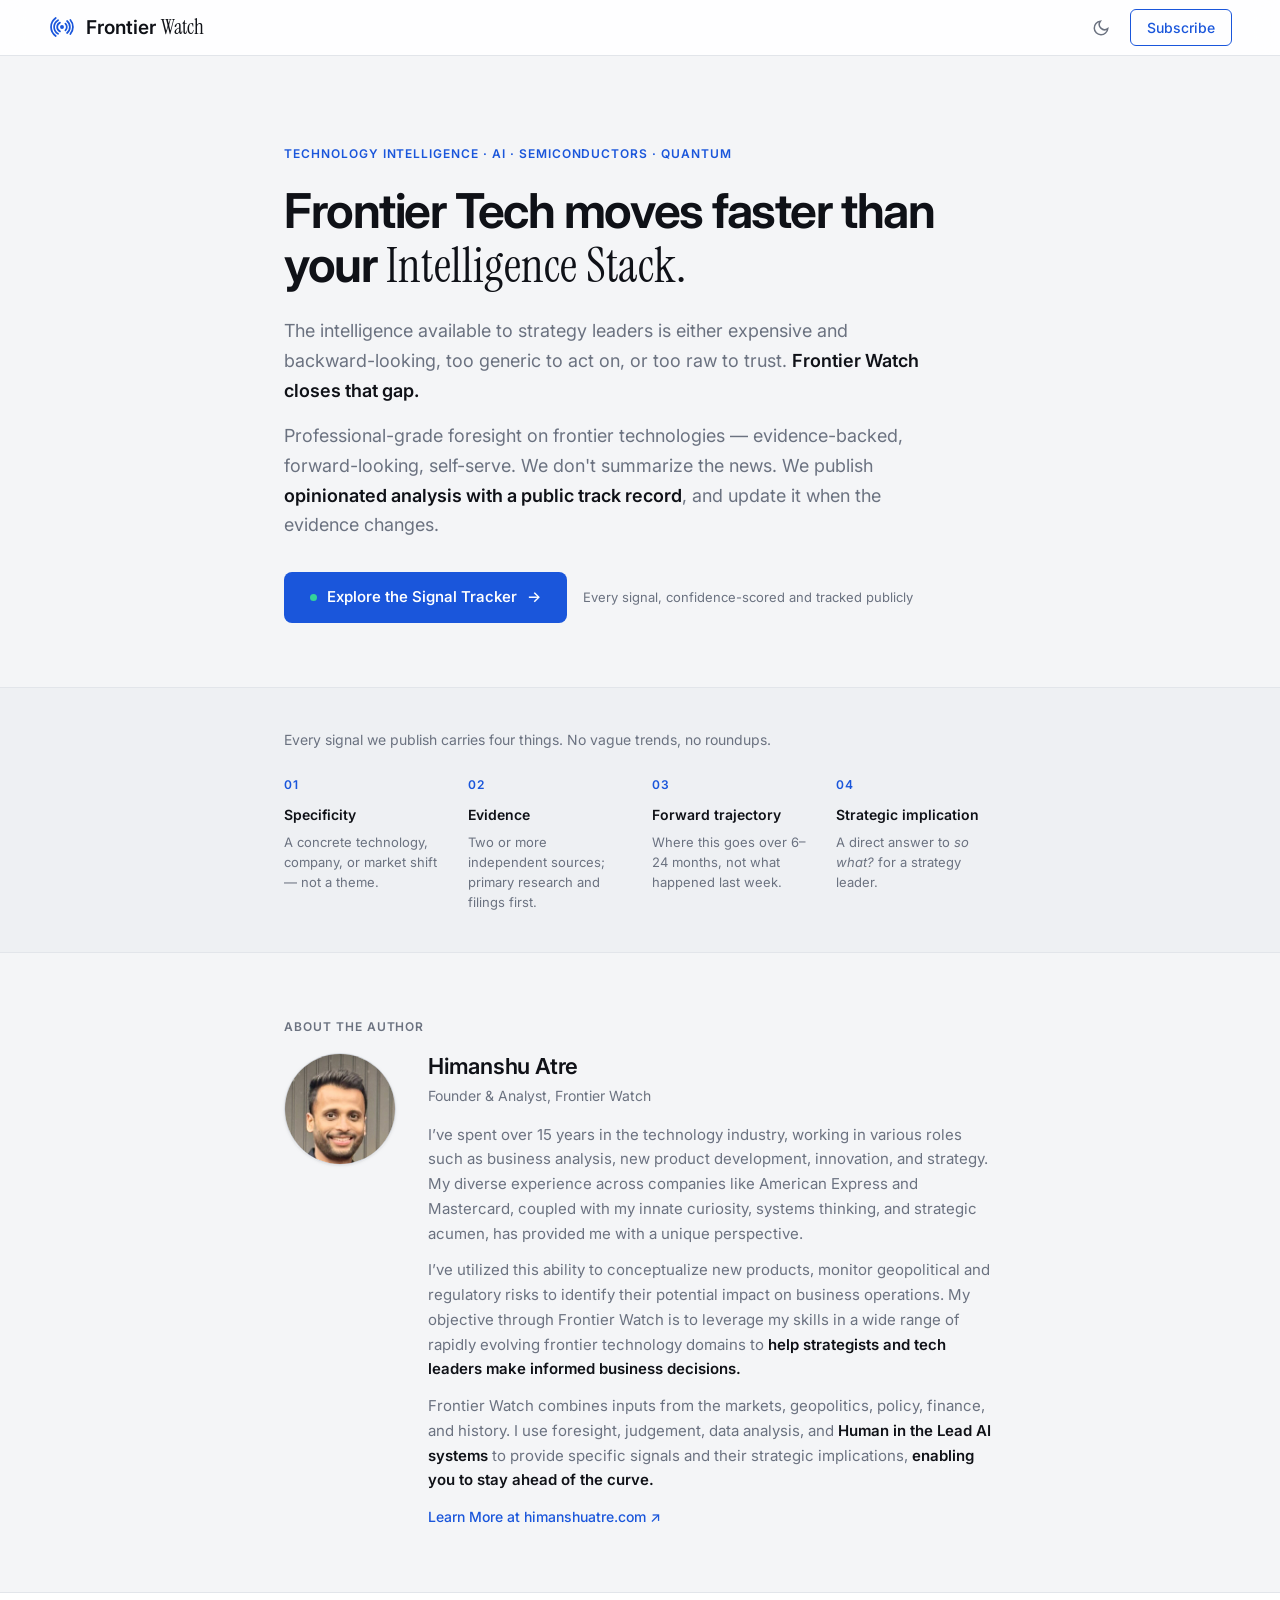
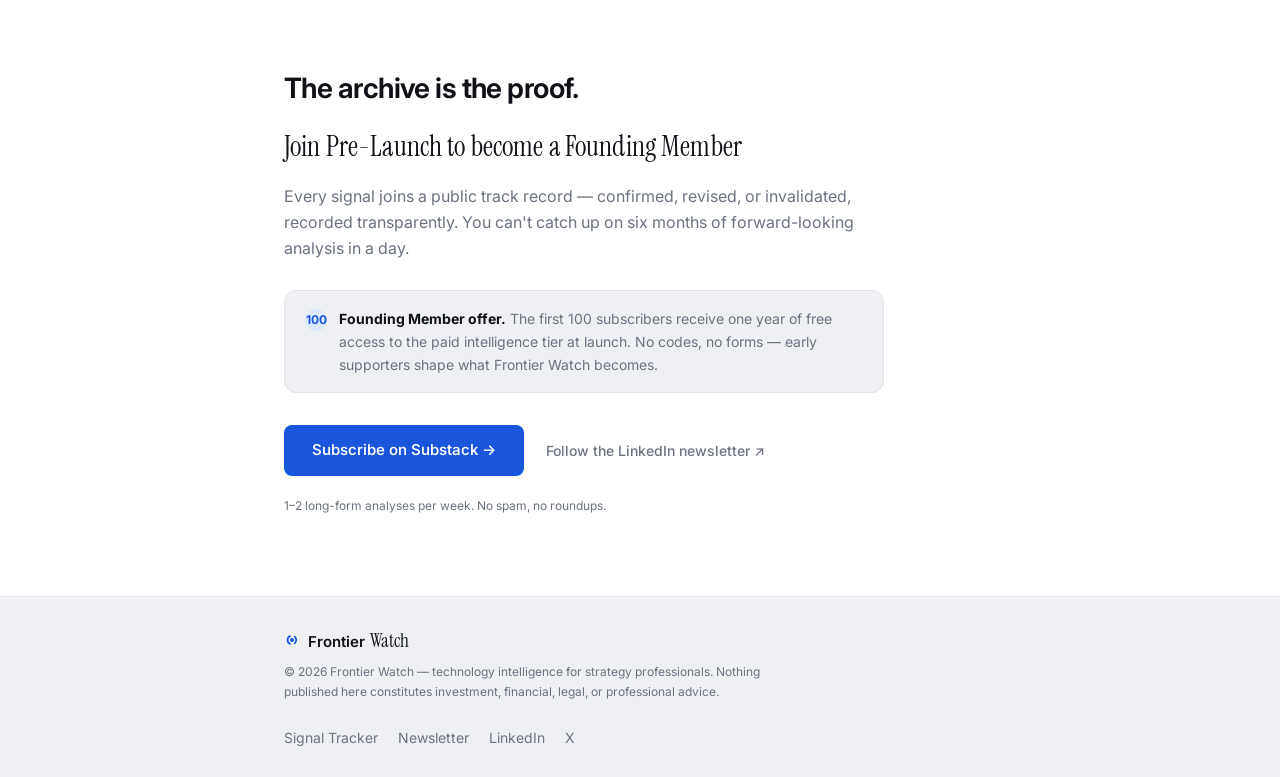
<file: index.html>
<!DOCTYPE html>
<html lang="en" data-theme="light">
<head>
<meta charset="UTF-8">
<meta name="viewport" content="width=device-width, initial-scale=1.0">
<title>Frontier Watch — Technology Intelligence for Strategy Professionals</title>
<meta name="description" content="Professional-grade foresight on frontier technologies — evidence-backed, forward-looking, self-serve. Built for strategy leaders at technology companies.">
<link rel="canonical" href="https://frontierwatch.io/">
<meta property="og:type" content="website">
<meta property="og:site_name" content="Frontier Watch">
<meta property="og:title" content="Frontier Watch — Technology Intelligence for Strategy Professionals">
<meta property="og:description" content="Professional-grade foresight on frontier technologies — evidence-backed, forward-looking, self-serve. Every signal confidence-scored and tracked publicly.">
<meta property="og:url" content="https://frontierwatch.io/">
<meta property="og:image" content="https://frontierwatch.io/assets/og-card.png">
<meta name="twitter:card" content="summary_large_image">
<meta name="twitter:title" content="Frontier Watch — Technology Intelligence for Strategy Professionals">
<meta name="twitter:description" content="Professional-grade foresight on frontier technologies — evidence-backed, forward-looking, self-serve.">
<meta name="twitter:image" content="https://frontierwatch.io/assets/og-card.png">
<link rel="preconnect" href="https://fonts.googleapis.com">
<link rel="preconnect" href="https://fonts.gstatic.com" crossorigin>
<link href="https://fonts.googleapis.com/css2?family=Inter:wght@300..700&family=Instrument+Serif&display=swap" rel="stylesheet">
<link rel="icon" type="image/svg+xml" href="assets/favicon.svg">
<link rel="stylesheet" href="assets/tokens.css">
<style>
  * { box-sizing: border-box; margin: 0; }
  html { scroll-behavior: smooth; }
  body {
    font-family: 'Inter', -apple-system, sans-serif;
    background: var(--color-bg);
    color: var(--color-text);
    line-height: 1.65;
    transition: background 200ms, color 200ms;
  }
  a { color: var(--color-primary); text-decoration: none; }

  /* Header */
  .header {
    position: sticky; top: 0; z-index: 100;
    height: 56px;
    display: flex; align-items: center; justify-content: space-between;
    padding: 0 48px;
    background: color-mix(in srgb, var(--color-surface) 90%, transparent);
    backdrop-filter: blur(12px);
    border-bottom: 1px solid var(--color-divider);
  }
  .wordmark { font-size: 17px; color: var(--color-text); display: flex; align-items: baseline; gap: 5px; }
  .wordmark .fw-1 { font-weight: 600; }
  .wordmark .fw-2 { font-family: 'Instrument Serif', serif; font-style: normal; font-size: 19px; }
  .wordmark .fw-mark { color: var(--color-primary); align-self: center; margin-right: 3px; flex-shrink: 0; }
  .header .wordmark { font-size: 19px; }
  .header .wordmark .fw-2 { font-size: 21px; }
  .header .wordmark .fw-mark { margin-right: 5px; }
  .header-right { display: flex; align-items: center; gap: 16px; }
  .theme-toggle {
    background: none; border: none; cursor: pointer; padding: 4px;
    color: var(--color-text-muted); display: flex; align-items: center;
  }
  .btn-ghost {
    font-size: 14px; font-weight: 500; padding: 6px 16px;
    color: var(--color-primary); border: 1px solid var(--color-primary); border-radius: 6px;
    transition: all 160ms;
  }
  .btn-ghost:hover { background: var(--color-primary); color: #fff; }

  /* Layout */
  .container { max-width: 760px; margin: 0 auto; padding: 0 24px; }

  /* Hero */
  .hero { padding: 88px 0 64px; }
  .micro-label {
    font-size: 12px; font-weight: 600; letter-spacing: 0.08em;
    text-transform: uppercase; color: var(--color-primary);
    display: block; margin-bottom: 20px;
  }
  h1 {
    font-size: clamp(34px, 5.5vw, 48px);
    font-weight: 650; letter-spacing: -0.03em; line-height: 1.12;
    margin-bottom: 24px;
  }
  h1 em { font-family: 'Instrument Serif', serif; font-style: normal; font-weight: 400; letter-spacing: 0.005em; }
  .hero-sub {
    font-size: 18px; color: var(--color-text-muted); max-width: 640px; margin-bottom: 16px;
  }
  .hero-sub strong { color: var(--color-text); font-weight: 600; }

  /* Hero CTA — Signal Tracker */
  .hero-cta { margin-top: 32px; display: flex; align-items: center; gap: 16px; flex-wrap: wrap; }
  .btn-tracker {
    display: inline-flex; align-items: center; gap: 10px;
    background: var(--color-primary); color: #fff;
    font-size: 15px; font-weight: 550;
    padding: 13px 26px; border-radius: var(--radius-md);
    transition: background 160ms, transform 160ms, box-shadow 160ms;
  }
  .btn-tracker:hover {
    background: var(--color-primary-hover);
    transform: translateY(-1px);
    box-shadow: 0 6px 20px color-mix(in srgb, var(--color-primary) 35%, transparent);
  }
  .btn-tracker .arrow { transition: transform 160ms; }
  .btn-tracker:hover .arrow { transform: translateX(3px); }
  .live-dot {
    width: 7px; height: 7px; border-radius: 50%;
    background: #34D399; flex-shrink: 0;
    animation: live-pulse 1.8s ease-in-out infinite;
  }
  @keyframes live-pulse {
    0%, 100% { opacity: 1; }
    50% { opacity: 0.45; }
  }
  .hero-cta-note { font-size: 13px; color: var(--color-text-muted); }

  /* Definition strip */
  .definition {
    border-top: 1px solid var(--color-divider);
    border-bottom: 1px solid var(--color-divider);
    background: var(--color-surface-offset);
  }
  .definition .container { padding-top: 40px; padding-bottom: 40px; }
  .definition-intro { font-size: 14px; color: var(--color-text-muted); margin-bottom: 24px; max-width: 640px; }
  .attrs { display: grid; grid-template-columns: repeat(4, 1fr); gap: 24px; }
  .attr h3 { font-size: 14px; font-weight: 600; margin-bottom: 6px; }
  .attr p { font-size: 13px; color: var(--color-text-muted); line-height: 1.55; }
  .attr .num { font-size: 12px; color: var(--color-primary); font-weight: 600; letter-spacing: 0.06em; display: block; margin-bottom: 8px; }
  @media (max-width: 720px) { .attrs { grid-template-columns: 1fr 1fr; } }
  @media (max-width: 440px) { .attrs { grid-template-columns: 1fr; } }

  /* About the author */
  .about-section { padding: 64px 0; }
  .section-label {
    font-size: 12px; font-weight: 600; letter-spacing: 0.08em;
    text-transform: uppercase; color: var(--color-text-muted); margin-bottom: 16px; display: block;
  }
  .about-wrap { display: flex; gap: 32px; align-items: flex-start; }
  .about-photo {
    width: 112px; height: 112px; border-radius: 50%;
    object-fit: cover; flex-shrink: 0;
    border: 1px solid var(--color-border);
    box-shadow: var(--shadow-sm);
  }
  .about-name { font-size: 22px; font-weight: 600; letter-spacing: -0.01em; line-height: 1.2; }
  .about-role { font-size: 14px; color: var(--color-text-muted); margin: 4px 0 16px; }
  .about-bio p { font-size: 15px; color: var(--color-text-muted); max-width: 620px; margin-bottom: 12px; }
  .about-bio strong { color: var(--color-text); font-weight: 600; }
  .about-links { font-size: 14px; font-weight: 500; margin-top: 4px; display: flex; gap: 20px; flex-wrap: wrap; }
  .about-links a:hover { text-decoration: underline; }
  @media (max-width: 560px) {
    .about-wrap { flex-direction: column; gap: 20px; }
    .about-photo { width: 88px; height: 88px; }
  }

  /* CTA */
  .cta { border-top: 1px solid var(--color-divider); background: var(--color-surface); }
  .cta .container { padding-top: 72px; padding-bottom: 80px; text-align: left; }
  .cta h2 { font-size: 28px; font-weight: 650; letter-spacing: -0.02em; margin-bottom: 12px; }
  .cta h2 em { font-family: 'Instrument Serif', serif; font-style: normal; font-weight: 400; letter-spacing: 0.005em; }
  .cta-sub { font-size: 16px; color: var(--color-text-muted); max-width: 600px; margin-bottom: 28px; }
  .founding {
    display: flex; gap: 12px; align-items: flex-start;
    background: var(--color-surface-offset);
    border: 1px solid var(--color-divider);
    border-radius: var(--radius-lg);
    padding: 16px 20px;
    max-width: 600px;
    margin-bottom: 32px;
    font-size: 14px; color: var(--color-text-muted);
  }
  .founding strong { color: var(--color-text); }
  .founding .marker {
    flex-shrink: 0; margin-top: 2px;
    width: 22px; height: 22px; border-radius: 50%;
    background: var(--color-accent-highlight); color: var(--color-primary);
    display: flex; align-items: center; justify-content: center;
    font-size: 12px; font-weight: 700;
  }
  .cta-buttons { display: flex; gap: 14px; flex-wrap: wrap; align-items: center; }
  .btn-primary {
    display: inline-flex; align-items: center; gap: 8px;
    background: var(--color-primary); color: #fff;
    font-size: 15px; font-weight: 550;
    padding: 13px 28px; border-radius: var(--radius-md);
    transition: background 160ms;
  }
  .btn-primary:hover { background: var(--color-primary-hover); }
  .btn-secondary {
    font-size: 14px; font-weight: 500; color: var(--color-text-muted);
    padding: 12px 8px;
  }
  .btn-secondary:hover { color: var(--color-primary); }
  .cta-note { font-size: 12px; color: var(--color-text-muted); margin-top: 20px; }

  /* Footer */
  footer { border-top: 1px solid var(--color-divider); background: var(--color-surface-offset); }
  footer .container {
    padding-top: 28px; padding-bottom: 28px;
    display: flex; justify-content: space-between; gap: 24px; flex-wrap: wrap;
  }
  .footer-left .wordmark { font-size: 15px; margin-bottom: 6px; }
  .footer-left p { font-size: 12px; color: var(--color-text-muted); max-width: 480px; }
  .footer-links { display: flex; flex-wrap: wrap; gap: 12px 20px; font-size: 14px; }
  .footer-links a { color: var(--color-text-muted); }
  .footer-links a:hover { color: var(--color-primary); }

  @media (max-width: 720px) {
    .header { padding: 0 20px; }
    .hero { padding: 56px 0 48px; }
  }
</style>
</head>
<body>

<header class="header">
  <div class="wordmark">
    <svg class="fw-mark" width="28" height="28" viewBox="0 0 64 64" fill="none" aria-hidden="true"><g stroke="currentColor" stroke-width="4" stroke-linecap="round"><path d="M27.35 41.97 A11 11 0 0 1 27.35 22.03"/><path d="M23 47.59 A18 18 0 0 1 23 16.41"/><path d="M17.66 52.48 A25 25 0 0 1 17.66 11.52"/><path d="M39.78 24.22 A11 11 0 0 1 39.78 39.78"/><path d="M43.57 18.21 A18 18 0 0 1 43.57 45.79"/><path d="M51.15 15.93 A25 25 0 0 1 51.15 48.07"/></g><circle cx="32" cy="32" r="4.5" fill="currentColor"/></svg>
    <span class="fw-1">Frontier</span><span class="fw-2">Watch</span>
  </div>
  <div class="header-right">
    <button class="theme-toggle" id="themeToggle" aria-label="Toggle theme">
      <svg id="themeIcon" width="18" height="18" viewBox="0 0 24 24" fill="none" stroke="currentColor" stroke-width="2" stroke-linecap="round"><path d="M21 12.8A9 9 0 1 1 11.2 3a7 7 0 0 0 9.8 9.8z"/></svg>
    </button>
    <a class="btn-ghost" href="https://frontierwatch.substack.com" target="_blank" rel="noopener">Subscribe</a>
  </div>
</header>

<section class="hero">
  <div class="container">
    <span class="micro-label">Technology Intelligence · AI · Semiconductors · Quantum</span>
    <h1>Frontier Tech moves faster than your <em>Intelligence Stack.</em></h1>
    <p class="hero-sub">The intelligence available to strategy leaders is either expensive and backward-looking, too generic to act on, or too raw to trust. <strong>Frontier Watch closes that gap.</strong></p>
    <p class="hero-sub">Professional-grade foresight on frontier technologies — evidence-backed, forward-looking, self-serve. We don't summarize the news. We publish <strong>opinionated analysis with a public track record</strong>, and update it when the evidence changes.</p>
    <div class="hero-cta">
      <a class="btn-tracker" href="signals/">
        <span class="live-dot"></span>
        Explore the Signal Tracker
        <span class="arrow">→</span>
      </a>
      <span class="hero-cta-note">Every signal, confidence-scored and tracked publicly</span>
    </div>
  </div>
</section>

<section class="definition">
  <div class="container">
    <p class="definition-intro">Every signal we publish carries four things. No vague trends, no roundups.</p>
    <div class="attrs">
      <div class="attr"><span class="num">01</span><h3>Specificity</h3><p>A concrete technology, company, or market shift — not a theme.</p></div>
      <div class="attr"><span class="num">02</span><h3>Evidence</h3><p>Two or more independent sources; primary research and filings first.</p></div>
      <div class="attr"><span class="num">03</span><h3>Forward trajectory</h3><p>Where this goes over 6–24 months, not what happened last week.</p></div>
      <div class="attr"><span class="num">04</span><h3>Strategic implication</h3><p>A direct answer to <em>so what?</em> for a strategy leader.</p></div>
    </div>
  </div>
</section>

<section class="about-section">
  <div class="container">
    <span class="section-label">About the author</span>
    <div class="about-wrap">
      <img class="about-photo" src="assets/himanshu-atre.jpg" alt="Himanshu Atre, founder and analyst of Frontier Watch" width="112" height="112">
      <div>
        <h2 class="about-name">Himanshu Atre</h2>
        <p class="about-role">Founder &amp; Analyst, Frontier Watch</p>
        <div class="about-bio">
          <p>I’ve spent over 15 years in the technology industry, working in various roles such as business analysis, new product development, innovation, and strategy. My diverse experience across companies like American Express and Mastercard, coupled with my innate curiosity, systems thinking, and strategic acumen, has provided me with a unique perspective.</p>
          <p>I’ve utilized this ability to conceptualize new products, monitor geopolitical and regulatory risks to identify their potential impact on business operations. My objective through Frontier Watch is to leverage my skills in a wide range of rapidly evolving frontier technology domains to <strong>help strategists and tech leaders make informed business decisions.</strong></p>
          <p>Frontier Watch combines inputs from the markets, geopolitics, policy, finance, and history. I use foresight, judgement, data analysis, and <strong>Human in the Lead AI systems</strong> to provide specific signals and their strategic implications, <strong>enabling you to stay ahead of the curve.</strong></p>
        </div>
        <div class="about-links">
          <a href="https://himanshuatre.com" target="_blank" rel="noopener">Learn More at himanshuatre.com ↗</a>
        </div>
      </div>
    </div>
  </div>
</section>

<section class="cta">
  <div class="container">
    <h2>The archive is the proof.</h2>
    <h2> <em>Join Pre-Launch to become a Founding Member</em></h2>
    <p class="cta-sub">Every signal joins a public track record — confirmed, revised, or invalidated, recorded transparently. You can't catch up on six months of forward-looking analysis in a day.</p>
    <div class="founding">
      <span class="marker">100</span>
      <div><strong>Founding Member offer.</strong> The first 100 subscribers receive one year of free access to the paid intelligence tier at launch. No codes, no forms — early supporters shape what Frontier Watch becomes.</div>
    </div>
    <div class="cta-buttons">
      <a class="btn-primary" href="https://frontierwatch.substack.com" target="_blank" rel="noopener">Subscribe on Substack →</a>
      <a class="btn-secondary" href="https://www.linkedin.com/build-relation/newsletter-follow?entityUrn=7248378826097901568" target="_blank" rel="noopener">Follow the LinkedIn newsletter ↗</a>
    </div>
    <p class="cta-note">1–2 long-form analyses per week. No spam, no roundups.</p>
  </div>
</section>

<footer>
  <div class="container">
    <div class="footer-left">
      <div class="wordmark">
        <svg class="fw-mark" width="16" height="16" viewBox="0 0 64 64" fill="none" aria-hidden="true"><g stroke="currentColor" stroke-width="7" stroke-linecap="round"><path d="M23.9 47.6 A17.5 17.5 0 0 1 23.9 16.4"/><path d="M42.5 18.7 A17.5 17.5 0 0 1 42.5 45.3"/></g><circle cx="32" cy="32" r="8" fill="currentColor"/></svg>
        <span class="fw-1">Frontier</span><span class="fw-2">Watch</span>
      </div>
      <p>&copy; 2026 Frontier Watch — technology intelligence for strategy professionals. Nothing published here constitutes investment, financial, legal, or professional advice.</p>
    </div>
    <div class="footer-links">
      <a href="signals/">Signal Tracker</a>
      <a href="https://frontierwatch.substack.com" target="_blank" rel="noopener">Newsletter</a>
      <a href="https://www.linkedin.com/build-relation/newsletter-follow?entityUrn=7248378826097901568" target="_blank" rel="noopener">LinkedIn</a>
      <a href="https://x.com/frontierwatchio" target="_blank" rel="noopener">X</a>
    </div>
  </div>
</footer>

<script>
  const root = document.documentElement;
  const btn = document.getElementById('themeToggle');
  const icon = document.getElementById('themeIcon');
  const sun = '<circle cx="12" cy="12" r="4"/><path d="M12 2v2m0 16v2M4.9 4.9l1.4 1.4m11.4 11.4 1.4 1.4M2 12h2m16 0h2M4.9 19.1l1.4-1.4m11.4-11.4 1.4-1.4"/>';
  const moon = '<path d="M21 12.8A9 9 0 1 1 11.2 3a7 7 0 0 0 9.8 9.8z"/>';
  // Theme is shared with /signals via localStorage; default is light
  let saved = 'light';
  try { saved = localStorage.getItem('fw-theme') === 'dark' ? 'dark' : 'light'; } catch {}
  root.dataset.theme = saved;
  icon.innerHTML = saved === 'dark' ? sun : moon;
  btn.addEventListener('click', () => {
    const dark = root.dataset.theme === 'dark';
    const next = dark ? 'light' : 'dark';
    root.dataset.theme = next;
    icon.innerHTML = dark ? moon : sun;
    try { localStorage.setItem('fw-theme', next); } catch {}
  });
</script>

<!-- Cloudflare Web Analytics (frontierwatch.io) — token from the Cloudflare Web Analytics dashboard -->
<script defer src="https://static.cloudflareinsights.com/beacon.min.js" data-cf-beacon='{"token": "5d36094a1cec4f4da00b37fc41685033"}'></script>
<!-- End Cloudflare Web Analytics -->
</body>
</html>
</file>
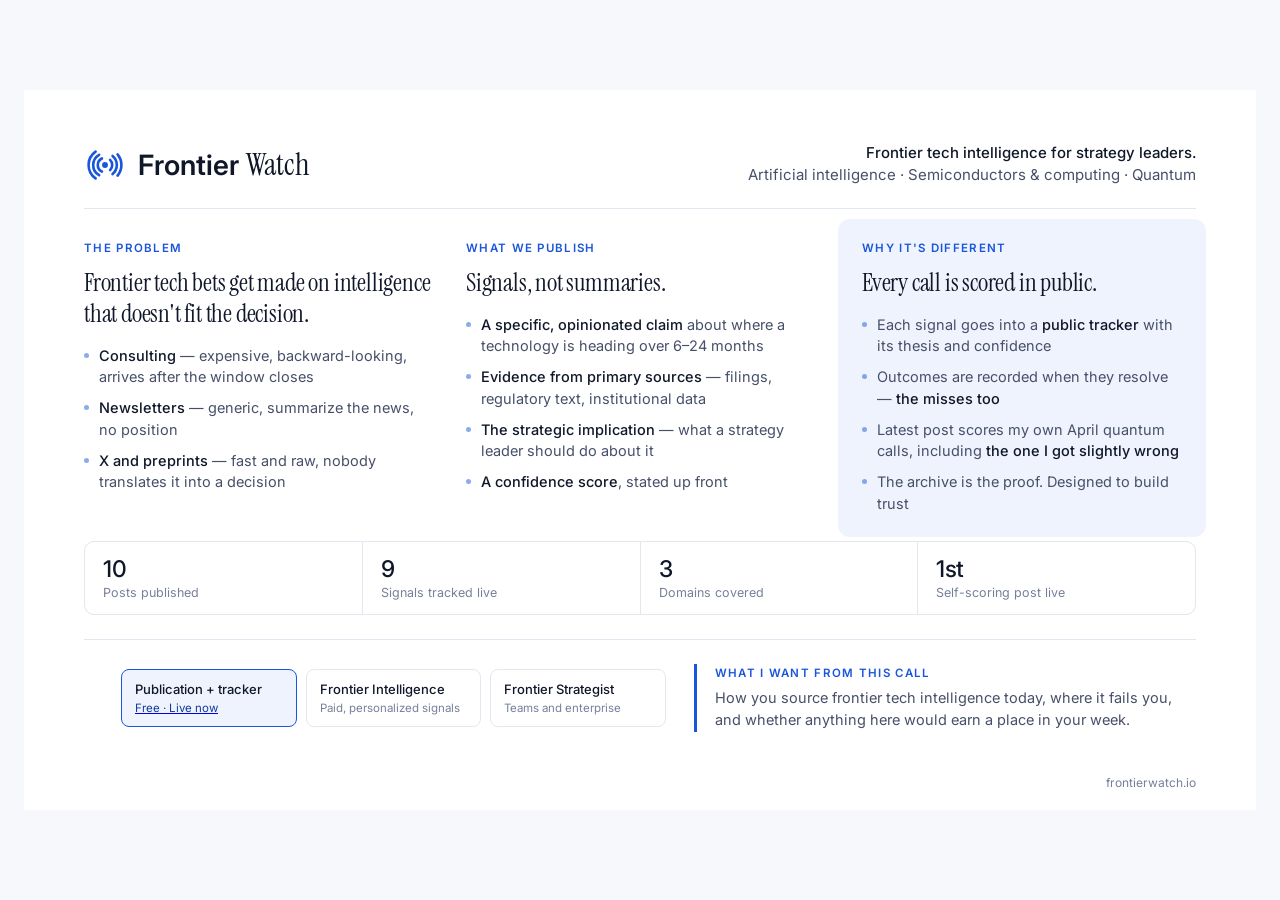
<file: intro/index.html>
<!DOCTYPE html>
<html lang="en">
<head>
<meta charset="utf-8">
<title>Frontier Watch — Introduction</title>
<link href="https://fonts.googleapis.com/css2?family=Inter:wght@400;500;600&family=Instrument+Serif&display=swap" rel="stylesheet">
<style>
  :root{
    --blue:#1A56DB; --blue-bg:#EEF3FE; --blue-dark:#123C99;
    --ink:#0F1729; --ink-2:#475069; --ink-3:#77809A;
    --line:#E3E7EF; --paper:#FFFFFF; --canvas:#F7F8FB;
  }
  *{box-sizing:border-box;margin:0;padding:0}
  body{background:var(--canvas);font-family:Inter,system-ui,sans-serif;color:var(--ink);
       display:flex;align-items:center;justify-content:center;min-height:100vh;padding:24px}
  .slide{width:1280px;height:720px;background:var(--paper);padding:52px 60px 44px;
         display:flex;flex-direction:column;position:relative}
  .wordmark{display:flex;align-items:baseline;gap:5px;font-size:28px;color:var(--ink)}
  .wordmark .fw-1{font-weight:600}
  .wordmark .fw-2{font-family:'Instrument Serif',Georgia,serif;font-style:normal;font-size:31px}
  .wordmark .fw-mark{color:var(--blue);align-self:center;margin-right:7px;flex-shrink:0}
  header{display:flex;justify-content:space-between;align-items:flex-end;
         padding-bottom:22px;border-bottom:1px solid var(--line)}
  .tagline{font-size:15px;color:var(--ink-2);text-align:right;line-height:1.45}
  .tagline b{font-weight:500;color:var(--ink)}
  .cols{display:grid;grid-template-columns:repeat(3,1fr);gap:34px;padding:32px 0 26px;flex:1}
  .col{display:flex;flex-direction:column}
  .kicker{font-size:11.5px;font-weight:600;letter-spacing:1.3px;text-transform:uppercase;
          color:var(--blue);margin-bottom:12px}
  .lede{font-family:'Instrument Serif',Georgia,serif;font-size:25px;line-height:1.24;
        letter-spacing:-.2px;margin-bottom:16px}
  ul{list-style:none;display:flex;flex-direction:column;gap:9px}
  li{font-size:14.5px;line-height:1.5;color:var(--ink-2);padding-left:15px;position:relative}
  li::before{content:"";position:absolute;left:0;top:8px;width:5px;height:5px;
             border-radius:50%;background:var(--blue);opacity:.5}
  li b{font-weight:500;color:var(--ink)}
  .col.accent{background:var(--blue-bg);border-radius:12px;padding:22px 24px;margin:-22px -10px}
  .proof{display:grid;grid-template-columns:repeat(4,1fr);gap:1px;background:var(--line);
         border:1px solid var(--line);border-radius:10px;overflow:hidden}
  .stat{background:var(--paper);padding:14px 18px}
  .stat .n{font-size:23px;font-weight:500;letter-spacing:-.4px;line-height:1.15}
  .stat .l{font-size:12.5px;color:var(--ink-3);margin-top:3px}
  footer{display:flex;gap:28px;align-items:stretch;padding-top:24px;margin-top:24px;
         border-top:1px solid var(--line)}
  .phases{flex:1.15;display:flex;gap:9px;align-items:center}
  .ph{flex:1;padding:11px 13px;border:1px solid var(--line);border-radius:8px;background:var(--paper)}
  .ph.now{border-color:var(--blue);background:var(--blue-bg)}
  .ph .t{font-size:13px;font-weight:500;line-height:1.3}
  .ph .s{font-size:11.5px;color:var(--ink-3);margin-top:3px}
  .ph.now .s{color:var(--blue-dark)}
  .ask{flex:1;border-left:3px solid var(--blue);padding:2px 0 2px 18px}
  .ask .h{font-size:11.5px;font-weight:600;letter-spacing:1.3px;text-transform:uppercase;
          color:var(--blue);margin-bottom:7px}
  .ask p{font-size:14.5px;line-height:1.5;color:var(--ink-2)}
  .url{position:absolute;right:60px;bottom:20px;font-size:12px;color:var(--ink-3)}
  @media print{body{padding:0;background:#fff}.slide{box-shadow:none}}
  @page{size:1280px 720px;margin:0}
</style>
</head>
<body>
<div class="slide">

  <header>
    <div class="wordmark">
      <svg class="fw-mark" width="42" height="42" viewBox="0 0 64 64" fill="none" aria-hidden="true"><g stroke="currentColor" stroke-width="4" stroke-linecap="round"><path d="M27.35 41.97 A11 11 0 0 1 27.35 22.03"/><path d="M23 47.59 A18 18 0 0 1 23 16.41"/><path d="M17.66 52.48 A25 25 0 0 1 17.66 11.52"/><path d="M39.78 24.22 A11 11 0 0 1 39.78 39.78"/><path d="M43.57 18.21 A18 18 0 0 1 43.57 45.79"/><path d="M51.15 15.93 A25 25 0 0 1 51.15 48.07"/></g><circle cx="32" cy="32" r="4.5" fill="currentColor"/></svg>
     <a href="https://frontierwatch.io" target="_blank" rel="noopener" style="color:inherit;text-decoration:none">
          <span class="fw-1">Frontier </span><span class="fw-2">Watch</span>
    </div>
    <div class="tagline">
      <b>Frontier tech intelligence for strategy leaders.</b><br>
      Artificial intelligence · Semiconductors &amp; computing · Quantum
    </div>
  </header>

  <div class="cols">
    <div class="col">
      <div class="kicker">The problem</div>
      <div class="lede">Frontier tech bets get made on intelligence that doesn't fit the decision.</div>
      <ul>
        <li><b>Consulting</b> — expensive, backward-looking, arrives after the window closes</li>
        <li><b>Newsletters</b> — generic, summarize the news, no position</li>
        <li><b>X and preprints</b> — fast and raw, nobody translates it into a decision</li>
      </ul>
    </div>

    <div class="col">
      <div class="kicker">What we publish</div>
      <div class="lede">Signals, not summaries.</div>
      <ul>
        <li><b>A specific, opinionated claim</b> about where a technology is heading over 6–24 months</li>
        <li><b>Evidence from primary sources</b> — filings, regulatory text, institutional data</li>
        <li><b>The strategic implication</b> — what a strategy leader should do about it</li>
        <li><b>A confidence score</b>, stated up front</li>
      </ul>
    </div>

    <div class="col accent">
      <div class="kicker">Why it's different</div>
      <div class="lede">Every call is scored in public.</div>
      <ul>
        <li>Each signal goes into a <b>public tracker</b> with its thesis and confidence</li>
        <li>Outcomes are recorded when they resolve — <b>the misses too</b></li>
        <li>Latest post scores my own April quantum calls, including <b>the one I got slightly wrong</b></li>
        <li>The archive is the proof. Designed to build trust</li>
      </ul>
    </div>
  </div>

  <div class="proof">
    <div class="stat"><div class="n">10</div><div class="l">Posts published</div></div>
    <div class="stat"><div class="n">9</div><div class="l">Signals tracked live</div></div>
    <div class="stat"><div class="n">3</div><div class="l">Domains covered</div></div>
    <div class="stat"><div class="n">1st</div><div class="l">Self-scoring post live</div></div>
  </div>

  <footer>
    <div class="phases">
       <div class="ph now">
        <div class="t">Publication + tracker</div>
        <a href="/signals/" target="_blank"><div class="s">Free · Live now</div></a>
      </div>
      <div class="ph">
        <div class="t">Frontier Intelligence</div>
        <div class="s">Paid, personalized signals</div>
      </div>
      <div class="ph">
        <div class="t">Frontier Strategist</div>
        <div class="s">Teams and enterprise</div>
      </div>
    </div>
    <div class="ask">
      <div class="h">What I want from this call</div>
      <p>How you source frontier tech intelligence today, where it fails you, and whether anything here would earn a place in your week.</p>
    </div>
  </footer>

  <div class="url">frontierwatch.io</div>
</div>
</body>
</html>
</file>
<file: assets/tokens.css>
/* ═══════════════════════════════════════════════════
   Frontier Watch — shared design tokens
   Single source of truth for home + tracker.
   Naming convention: --color-*, --status-*, --domain-*,
   --text-{xs..xl}, --radius-*, --shadow-*.
═══════════════════════════════════════════════════ */
:root {
  --color-bg:             #F4F5F7;
  --color-surface:        #FFFFFF;
  --color-surface-2:      #F9FAFB;
  --color-surface-offset: #EEF0F3;
  --color-divider:        #E2E5EA;
  --color-border:         #D3D7DE;

  --color-text:           #0F1117;
  --color-text-muted:     #6B7280;
  --color-text-faint:     #9CA3AF; /* decorative only — fails AA, never for informational text */

  --color-primary:        #1A56DB;
  --color-primary-hover:  #1447C4;
  --color-accent-highlight: #DBEAFE;

  --status-active:        #047857;
  --status-developing:    #B45309;
  --status-resolved:      #1A56DB;
  --status-invalidated:   #6B7280;

  --text-xs:   12px;
  --text-sm:   14px;
  --text-base: 16px;
  --text-lg:   20px;
  --text-xl:   28px;

  --radius-sm:   4px;
  --radius-md:   8px;
  --radius-lg:   12px;
  --radius-full: 9999px;

  --shadow-sm: 0 1px 2px rgba(15,17,23,0.05), 0 1px 4px rgba(15,17,23,0.04);
  --shadow-md: 0 4px 16px rgba(15,17,23,0.08), 0 2px 6px rgba(15,17,23,0.05);

  --domain-ai-bg:       #EEF2FF;
  --domain-ai-text:     #3730A3;
  --domain-semi-bg:     #FDF4E7;
  --domain-semi-text:   #92400E;
  --domain-quantum-bg:  #F0FDF4;
  --domain-quantum-text:#166534;
}

[data-theme="dark"] {
  --color-bg:             #0C0E12;
  --color-surface:        #131620;
  --color-surface-2:      #181C26;
  --color-surface-offset: #1E2230;
  --color-divider:        #252A38;
  --color-border:         #2E3448;

  --color-text:           #E8EBF0;
  --color-text-muted:     #8892A4;
  --color-text-faint:     #4A5268;

  --color-primary:        #4D7EF7;
  --color-primary-hover:  #3D6EE7;
  --color-accent-highlight: #1E2F5A;

  --status-active:        #10B981;
  --status-developing:    #F59E0B;
  --status-resolved:      #4D7EF7;
  --status-invalidated:   #6B7280;

  --shadow-sm: 0 1px 2px rgba(0,0,0,0.3), 0 1px 4px rgba(0,0,0,0.25);
  --shadow-md: 0 4px 16px rgba(0,0,0,0.4), 0 2px 6px rgba(0,0,0,0.3);

  --domain-ai-bg:        #1E1B4B;
  --domain-ai-text:      #A5B4FC;
  --domain-semi-bg:      #2D1F0E;
  --domain-semi-text:    #FCD34D;
  --domain-quantum-bg:   #052E16;
  --domain-quantum-text: #6EE7B7;
}
</file>
